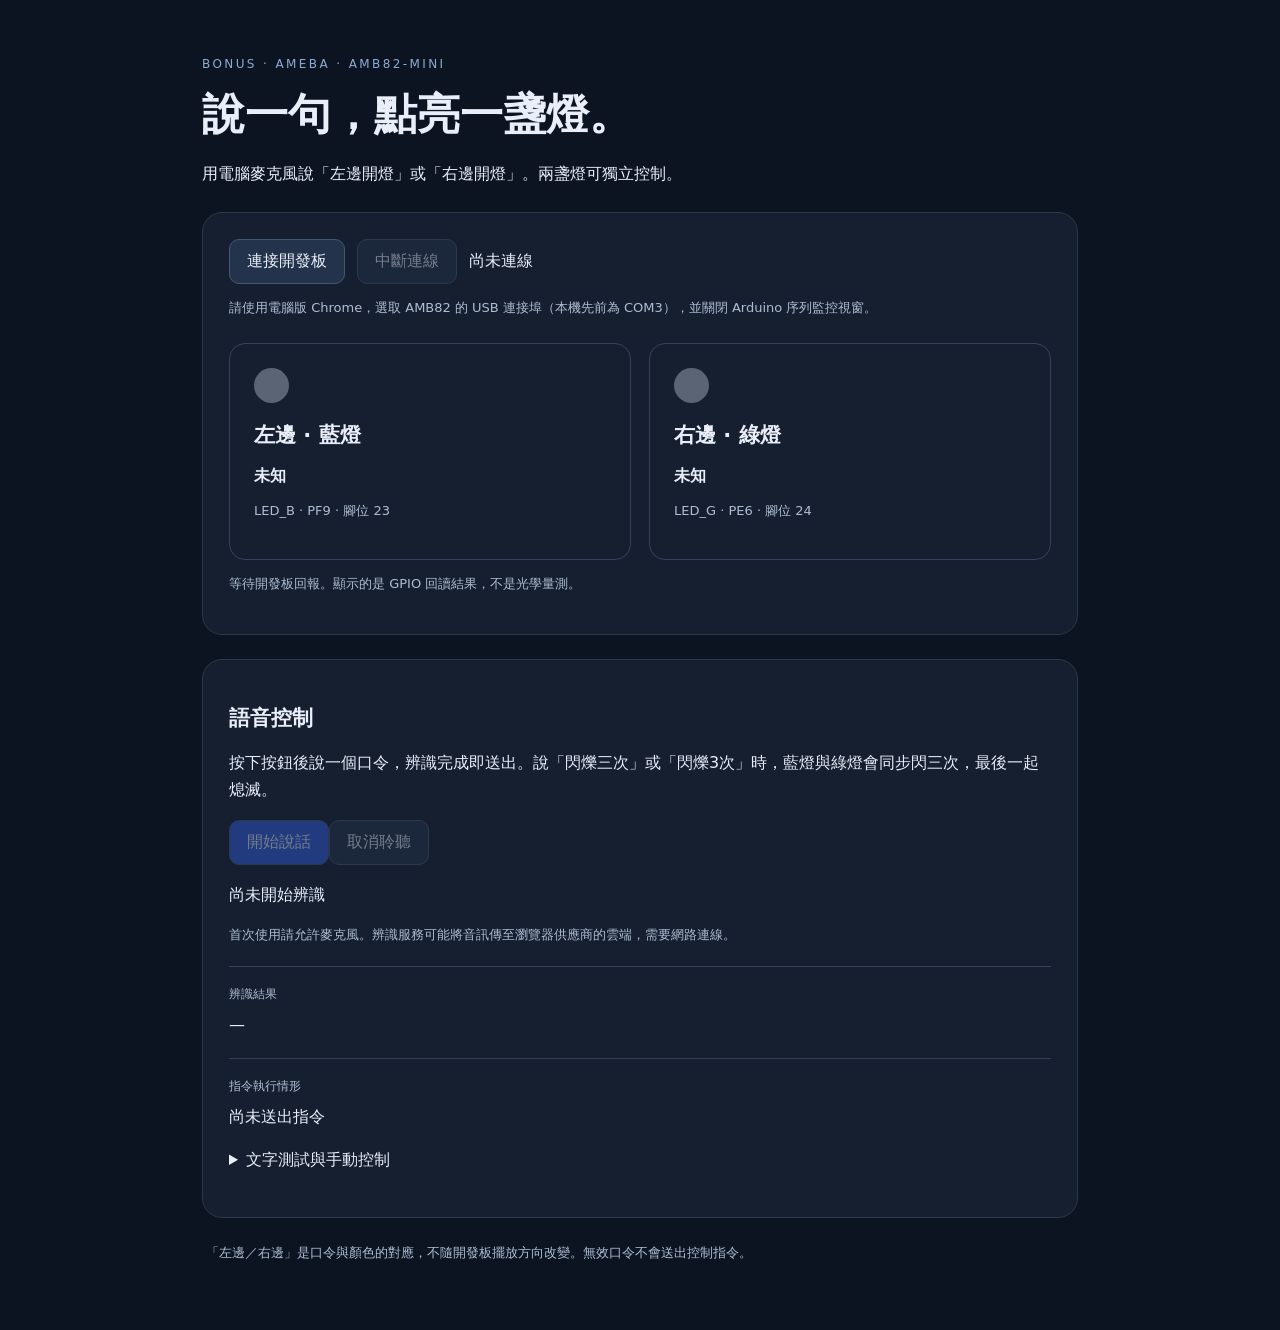
<file: web/index.html>
<!doctype html>
<html lang="zh-Hant">
<meta charset="utf-8">
<meta name="viewport" content="width=device-width,initial-scale=1">
<title>VoiceRecognitionBlueGreenLEDsBonus</title>
<link rel="stylesheet" href="style.css">
<main>
  <header><p class="eyebrow">BONUS · AMEBA · AMB82-MINI</p><h1>說一句，點亮一盞燈。</h1>
    <p>用電腦麥克風說「左邊開燈」或「右邊開燈」。兩盞燈可獨立控制。</p></header>
  <section class="panel">
    <div class="toolbar"><button id="connect">連接開發板</button><button id="disconnect" disabled>中斷連線</button><span id="connection" role="status">尚未連線</span></div>
    <p class="hint">請使用電腦版 Chrome，選取 AMB82 的 USB 連接埠（本機先前為 COM3），並關閉 Arduino 序列監控視窗。</p>
    <div class="lights">
      <article id="blueCard" class="light blue"><span class="orb"></span><h2>左邊 · 藍燈</h2><strong id="blueState">未知</strong><p>LED_B · PF9 · 腳位 23</p></article>
      <article id="greenCard" class="light green"><span class="orb"></span><h2>右邊 · 綠燈</h2><strong id="greenState">未知</strong><p>LED_G · PE6 · 腳位 24</p></article>
    </div>
    <p id="updated" class="hint">等待開發板回報。顯示的是 GPIO 回讀結果，不是光學量測。</p>
  </section>
  <section class="panel">
    <h2>語音控制</h2><p>按下按鈕後說一個口令，辨識完成即送出。說「閃爍三次」或「閃爍3次」時，藍燈與綠燈會同步閃三次，最後一起熄滅。</p>
    <button id="listen" class="primary" disabled>開始說話</button><button id="stop" disabled>取消聆聽</button>
    <p id="speechStatus" role="status">尚未開始辨識</p>
    <p class="hint">首次使用請允許麥克風。辨識服務可能將音訊傳至瀏覽器供應商的雲端，需要網路連線。</p>
    <div class="result"><span>辨識結果</span><p id="transcript">—</p></div>
    <div class="result"><span>指令執行情形</span><p id="execution" role="status">尚未送出指令</p></div>
    <details><summary>文字測試與手動控制</summary>
      <form id="textForm"><label for="text">輸入相同口令以測試傳輸</label><div class="toolbar"><input id="text" placeholder="左邊開燈" maxlength="100"><button id="send" disabled>送出</button></div></form>
      <div class="toolbar"><button data-command="BLUE_ON" disabled>藍燈開</button><button data-command="GREEN_ON" disabled>綠燈開</button><button data-command="BLINK_THREE" disabled>藍綠閃三次</button><button data-command="ALL_OFF" disabled>全部關燈</button><button id="refresh" disabled>讀取狀態</button></div>
    </details>
  </section>
  <footer>「左邊／右邊」是口令與顏色的對應，不隨開發板擺放方向改變。無效口令不會送出控制指令。</footer>
</main>
<script src="protocol.js"></script><script src="app.js"></script>
</html>
</file>
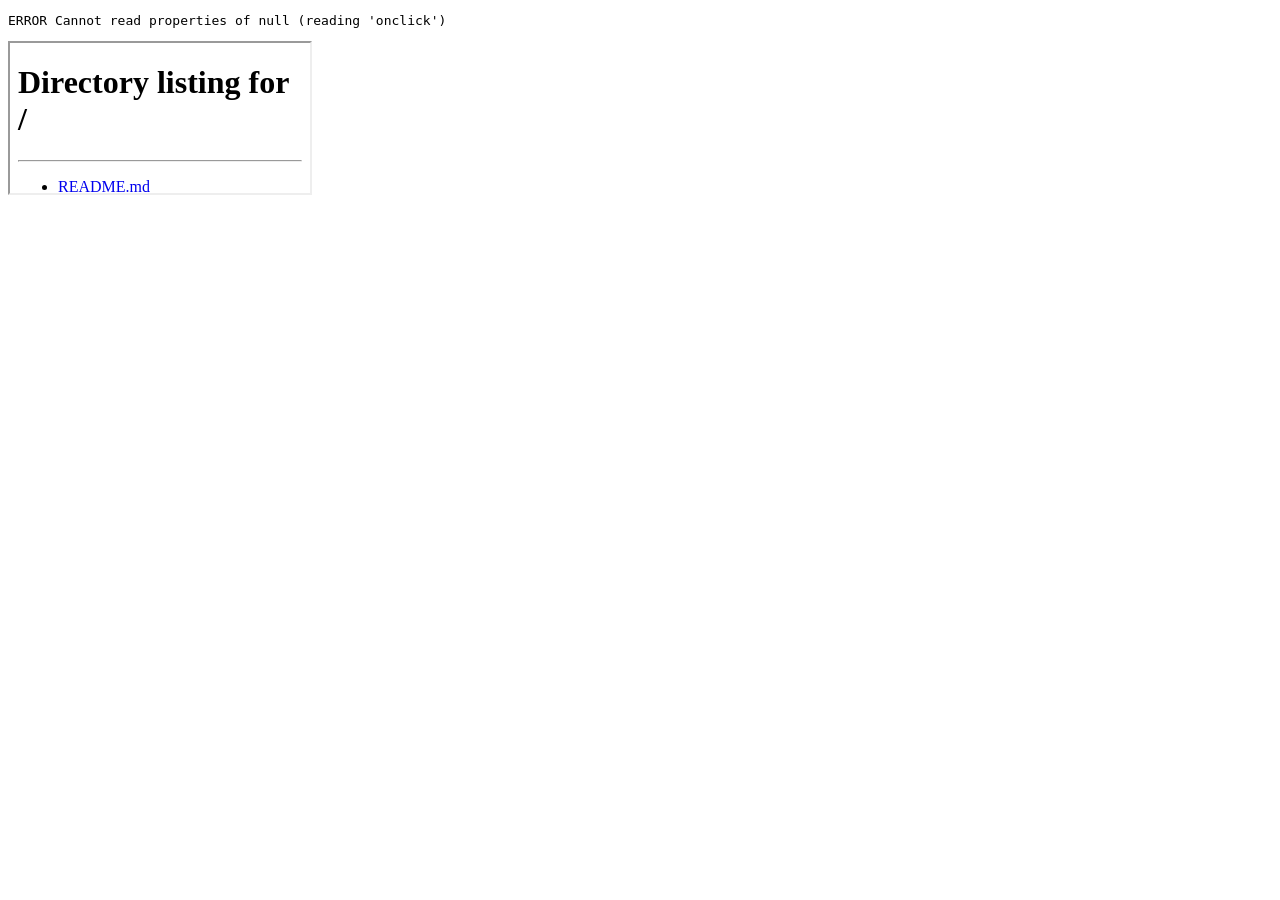
<file: web/integration.html>
<!doctype html><html><meta charset="utf-8"><title>Running</title><pre id="results">Running UI integration tests...</pre>
<iframe id="app" title="Test application"></iframe>
<script>
(async () => {
  const results = [];
  const check = (name, value) => { results.push(`${value ? 'PASS' : 'FAIL'} ${name}`); if (!value) throw new Error(name); };
  const pause = ms => new Promise(resolve => setTimeout(resolve, ms));
  const fixture = await (await fetch('/')).text();
  const mock = `
    window.mock = { blue:false, green:false, writes:[], drop:false, stale:false, bootDrop:1, failOpen:false };
    let controller;
    const readable = new ReadableStream({start(c){controller=c;}});
    const writable = new WritableStream({write(bytes){
      const line = new TextDecoder().decode(bytes).trim();
      mock.writes.push(line);
      const [,id,cmd] = line.split(' ');
      if(cmd==='STATUS' && mock.bootDrop>0){mock.bootDrop--;return;}
      if(mock.drop) return;
      if(mock.stale){controller.enqueue(new TextEncoder().encode('V1 0 OK AMB82-MINI 1 1\\n'));return;}
      if(cmd==='BLUE_ON') mock.blue=true;
      if(cmd==='GREEN_ON') mock.green=true;
      if(cmd==='ALL_OFF') mock.blue=mock.green=false;
      if(cmd==='BLINK_THREE') mock.blue=mock.green=false;
      const reply = 'V1 '+id+' OK AMB82-MINI '+Number(mock.blue)+' '+Number(mock.green)+'\\n';
      const bytesOut = new TextEncoder().encode(reply);
      controller.enqueue(bytesOut.slice(0,9)); controller.enqueue(bytesOut.slice(9));
    }});
    Object.defineProperty(navigator, 'serial', {value:{requestPort:async()=>({readable,writable,open:async()=>{if(mock.failOpen)throw new Error('Access denied');},close:async()=>{}})},configurable:true});
    window.SpeechRecognition = class {
      constructor(){mock.speech=this;}
      start(){}
      abort(){this.onend();}
    };
  `;
  const frame = document.getElementById('app');
  const loaded = new Promise(resolve => frame.onload = resolve);
  frame.srcdoc = fixture.replace('<script src="app.js"><' + '/script>', '<script>' + mock + '<' + '/script><script src="app.js"><' + '/script>');
  try {
    await loaded;
    const w = frame.contentWindow, d = frame.contentDocument;
    const el = id => d.getElementById(id);
    await el('connect').onclick();
    check('handshake enables controls', !el('listen').disabled);
    check('boot timeout retries only STATUS', w.mock.writes.length===2 && w.mock.writes.every(line=>line.endsWith(' STATUS')));
    check('initial board state is off', el('blueState').textContent.startsWith('滅'));
    el('listen').click();
    const speech = w.mock.speech;
    const result = [{transcript:'左邊開燈'}]; result.isFinal = true;
    speech.onresult({resultIndex:0,results:[result]}); speech.onend(); await pause(50);
    check('voice result sends command and confirms GPIO', w.mock.blue && el('blueState').textContent.startsWith('亮'));
    el('text').value='閃爍三次'; el('textForm').dispatchEvent(new Event('submit', {cancelable:true})); await pause(50);
    check('blink voice command ends with both off', !w.mock.blue && !w.mock.green && el('execution').textContent.includes('閃爍三次'));
    const count = w.mock.writes.length;
    el('text').value='不要左邊開燈'; el('textForm').dispatchEvent(new Event('submit', {cancelable:true})); await pause(30);
    check('negative phrase sends no control', w.mock.writes.length===count);
    w.mock.stale=true;
    el('text').value='右邊開燈'; el('textForm').dispatchEvent(new Event('submit', {cancelable:true}));
    await pause(100);
    check('wrong sequence cannot confirm command', !el('execution').textContent.startsWith('已確認'));
    await pause(2450);
    check('timeout shows unknown state', el('greenState').textContent==='未知');
    check('timeout is visible', el('execution').textContent.includes('逾時'));
    w.mock.stale=false;
    await w.perform('STATUS');
    check('status query recovers real state', el('greenState').textContent.startsWith('滅'));
    await el('disconnect').onclick();
    check('disconnect clears state and disables voice', el('blueState').textContent==='未知' && el('listen').disabled);
    w.mock.failOpen=true;
    await el('connect').onclick();
    check('occupied port gets specific instructions', el('execution').textContent.includes('無法開啟 USB 連接埠') && el('execution').textContent.includes('其他控制網頁'));
    check('failed open allows retry', !el('connect').disabled && el('listen').disabled);
    document.title='PASS';
  } catch(error) { results.push('ERROR '+error.message); document.title='FAIL'; }
  document.getElementById('results').textContent=results.join('\n');
})();
</script></html>
</file>
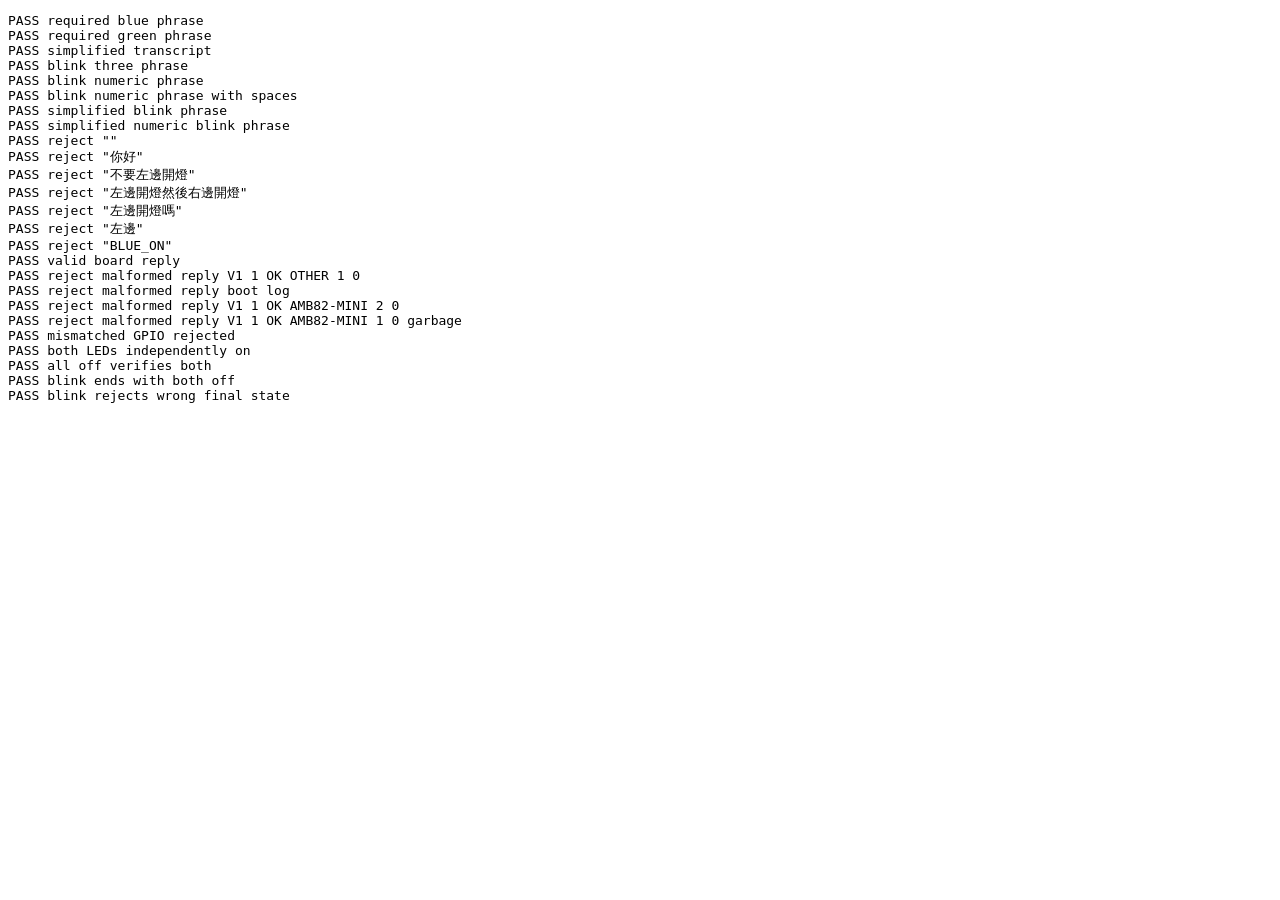
<file: web/tests.html>
<!doctype html><html lang="en"><meta charset="utf-8"><title>Protocol tests</title>
<pre id="results">Running</pre><script src="protocol.js"></script><script>
const tests = [];
function check(name, condition) { tests.push({name, pass: !!condition}); }
const P = LedProtocol;
check('required blue phrase', P.recognize('左邊開燈') === 'BLUE_ON');
check('required green phrase', P.recognize('右邊開燈。') === 'GREEN_ON');
check('simplified transcript', P.recognize('右边开灯') === 'GREEN_ON');
check('blink three phrase', P.recognize('閃爍三次') === 'BLINK_THREE');
check('blink numeric phrase', P.recognize('閃爍3次') === 'BLINK_THREE');
check('blink numeric phrase with spaces', P.recognize('閃爍 3 次。') === 'BLINK_THREE');
check('simplified blink phrase', P.recognize('闪烁三次。') === 'BLINK_THREE');
check('simplified numeric blink phrase', P.recognize('闪烁3次') === 'BLINK_THREE');
for (const phrase of ['', '你好', '不要左邊開燈', '左邊開燈然後右邊開燈', '左邊開燈嗎', '左邊', 'BLUE_ON']) {
  check('reject ' + JSON.stringify(phrase), P.recognize(phrase) === null);
}
check('valid board reply', P.parseReply('V1 123 OK AMB82-MINI 1 0').blue === true);
for (const line of ['V1 1 OK OTHER 1 0', 'boot log', 'V1 1 OK AMB82-MINI 2 0', 'V1 1 OK AMB82-MINI 1 0 garbage']) {
  check('reject malformed reply ' + line, P.parseReply(line) === null);
}
check('mismatched GPIO rejected', !P.matches('BLUE_ON', {blue:false,green:true}));
check('both LEDs independently on', P.matches('GREEN_ON', {blue:true,green:true}));
check('all off verifies both', !P.matches('ALL_OFF', {blue:false,green:true}));
check('blink ends with both off', P.matches('BLINK_THREE', {blue:false,green:false}));
check('blink rejects wrong final state', !P.matches('BLINK_THREE', {blue:true,green:false}));
document.getElementById('results').textContent = tests.map(t => `${t.pass ? 'PASS' : 'FAIL'} ${t.name}`).join('\n');
document.title = tests.every(t => t.pass) ? 'PASS' : 'FAIL';
</script></html>
</file>
<file: web/style.css>
:root{font-family:system-ui,"Microsoft JhengHei",sans-serif;color:#e9eef9;background:#0c1422;color-scheme:dark}*{box-sizing:border-box}body{margin:0}main{max-width:920px;margin:auto;padding:42px 22px}h1{font-size:clamp(28px,5vw,43px);margin:12px 0}h2{font-size:21px}p{line-height:1.7}.eyebrow{letter-spacing:.2em;color:#8fa9d3;font-size:12px}.panel{padding:26px;margin-top:24px;background:#151f30;border:1px solid #2a3850;border-radius:20px}.toolbar{display:flex;align-items:center;gap:12px;flex-wrap:wrap}button,input{font:inherit;border:1px solid #465774;border-radius:10px;padding:11px 17px;background:#24334c;color:inherit}button{cursor:pointer}button:hover:enabled{background:#344868}button:disabled{opacity:.45;cursor:not-allowed}.primary{background:#305ddd}button:focus-visible,input:focus-visible,summary:focus-visible{outline:3px solid #a9c8ff;outline-offset:3px}.lights{display:grid;grid-template-columns:1fr 1fr;gap:18px;margin-top:24px}.light{padding:24px;border:1px solid #34445e;border-radius:16px}.orb{display:block;width:35px;height:35px;background:#5b6474;border-radius:50%;margin-bottom:18px}.blue.on .orb{background:#4d9bff;box-shadow:0 0 28px #4d9bff88}.green.on .orb{background:#49d7a0;box-shadow:0 0 28px #49d7a088}.light.off .orb{background:#252c36}.light p,.hint,footer{color:#aebdd3;font-size:13px}.result{border-top:1px solid #33415a;margin-top:20px;padding-top:16px}.result span{font-size:12px;color:#aebdd3}.result p{margin:8px 0;overflow-wrap:anywhere}summary{cursor:pointer;margin:20px 0}label{display:block;margin:12px 0}form{margin-bottom:18px}input{flex:1;min-width:120px}footer{margin:24px 4px;line-height:1.7}.error{color:#ffb0a5}@media(max-width:520px){.lights{grid-template-columns:1fr}.panel{padding:18px}}
</file>
